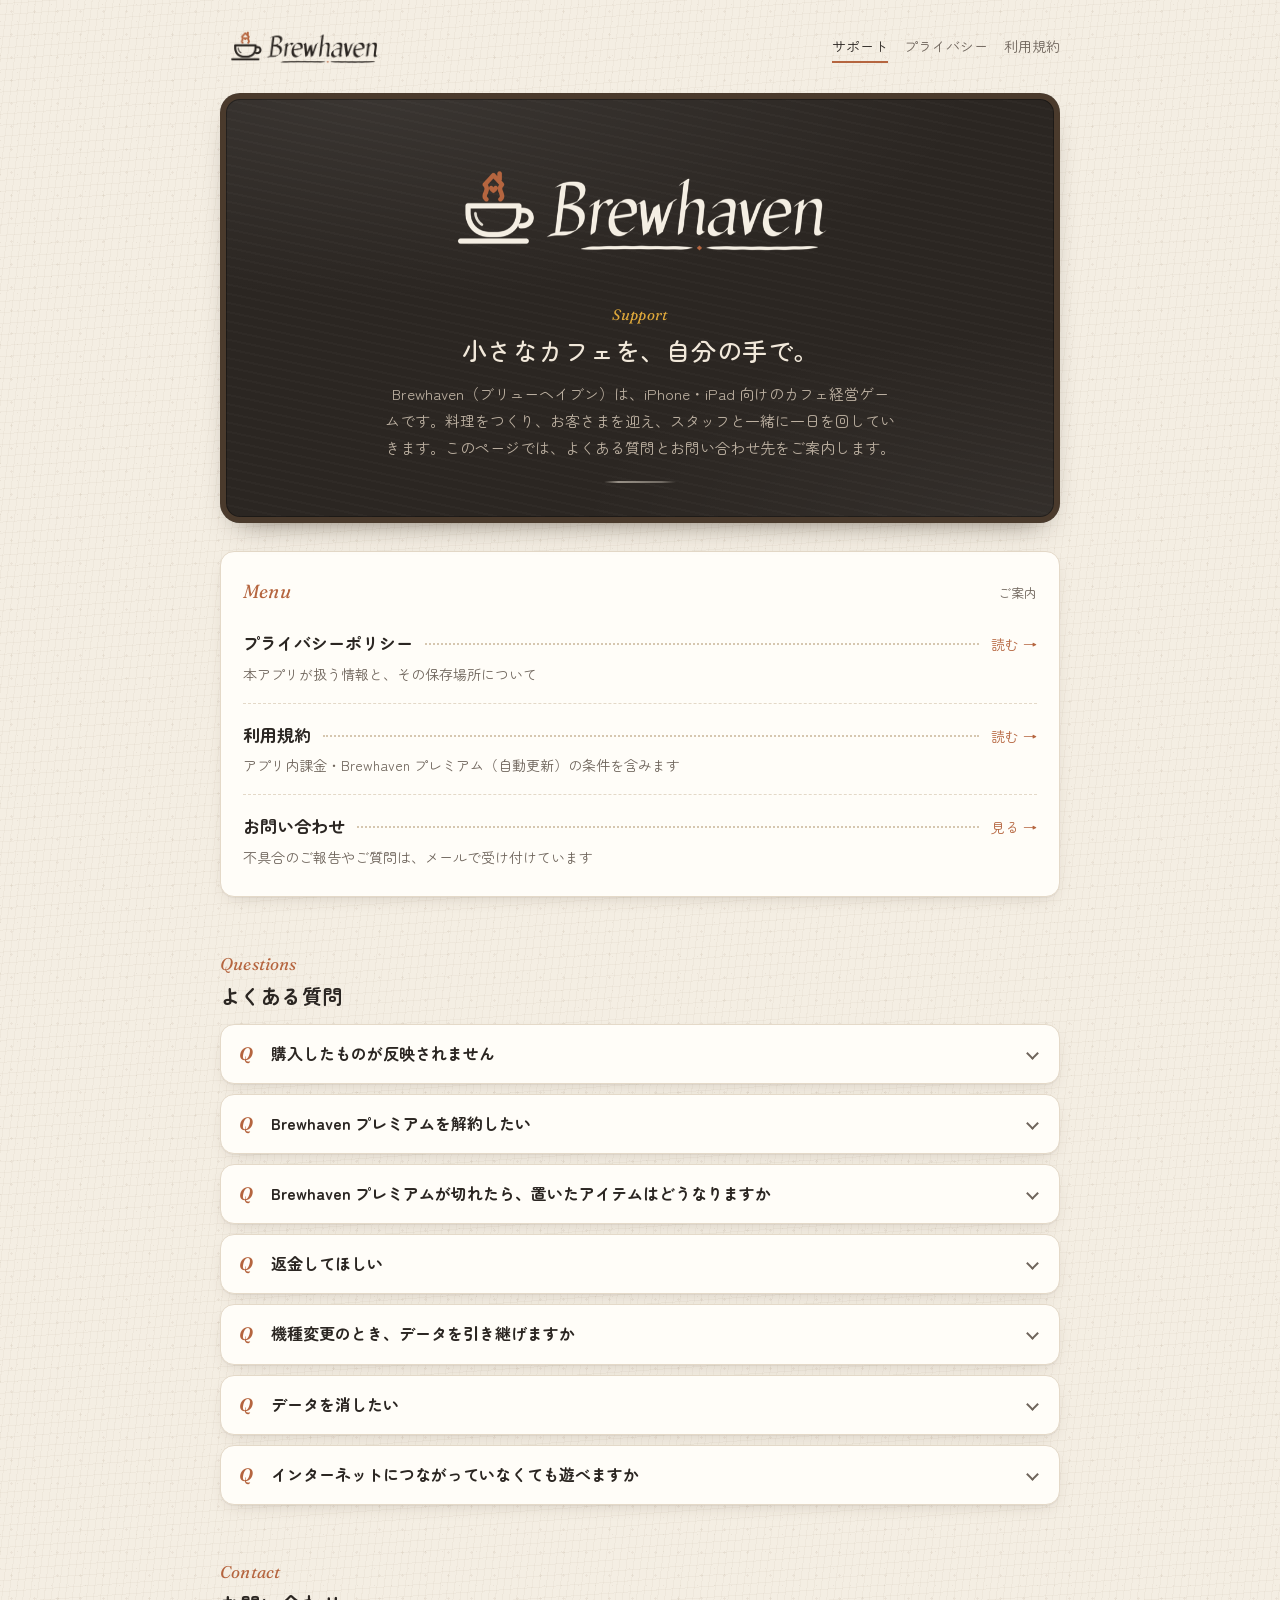
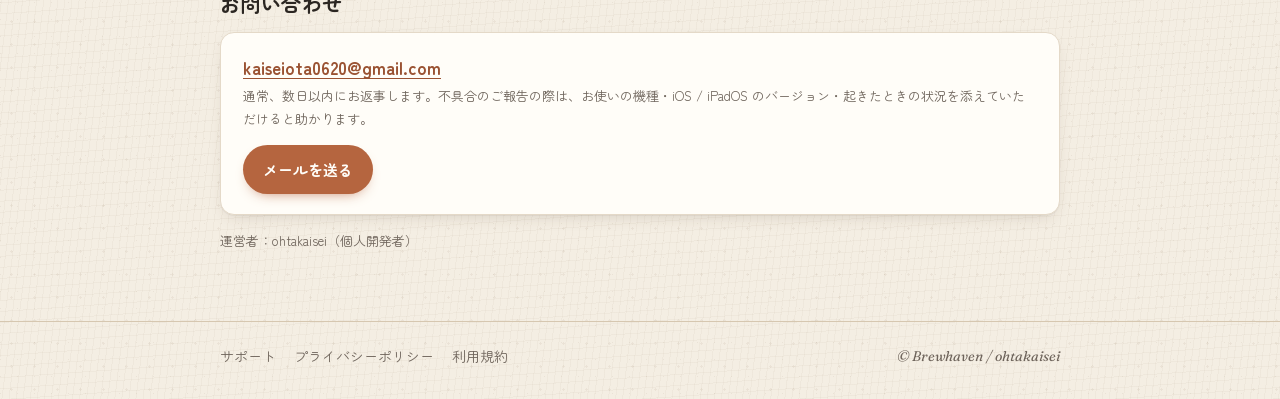
<file: index.html>
<!doctype html>
<html lang="ja">
<head>
<meta charset="utf-8">
<meta name="viewport" content="width=device-width, initial-scale=1">
<title>Brewhaven サポート</title>
<meta name="description" content="iPhone・iPad 向けカフェ経営ゲーム「Brewhaven（ブリューヘイブン）」のサポートページです。よくある質問、プライバシーポリシー、利用規約、お問い合わせ先をご案内します。">
<meta name="theme-color" content="#F4EEE3" media="(prefers-color-scheme: light)">
<meta name="theme-color" content="#24201D" media="(prefers-color-scheme: dark)">
<link rel="icon" href="img/logo.png">
<link rel="preconnect" href="https://fonts.googleapis.com">
<link rel="preconnect" href="https://fonts.gstatic.com" crossorigin>
<link rel="stylesheet" href="https://fonts.googleapis.com/css2?family=Fraunces:ital,opsz,wght@1,9..144,400;1,9..144,600&amp;family=Zen+Maru+Gothic:wght@400;500;700&amp;display=swap">
<link rel="stylesheet" href="style.css">
</head>
<body>
<header class="site-header">
  <div class="wrap">
    <a class="brand" href="./" aria-label="Brewhaven サポート トップ">
      <picture>
        <source srcset="img/logo_dark.png" media="(prefers-color-scheme: dark)">
        <img src="img/logo.png" alt="Brewhaven" width="720" height="246">
      </picture>
    </a>
    <nav aria-label="サイト内">
      <a href="./" aria-current="page">サポート</a>
      <a href="privacy.html">プライバシー</a>
      <a href="terms.html">利用規約</a>
    </nav>
  </div>
</header>

<main>
  <div class="wrap">
    <section class="hero" aria-labelledby="hero-title">
      <img src="img/logo_dark.png" alt="Brewhaven（ブリューヘイブン）" width="720" height="246">
      <p class="eyebrow">Support</p>
      <h1 id="hero-title">小さなカフェを、自分の手で。</h1>
      <p>Brewhaven（ブリューヘイブン）は、iPhone・iPad 向けのカフェ経営ゲームです。料理をつくり、お客さまを迎え、スタッフと一緒に一日を回していきます。このページでは、よくある質問とお問い合わせ先をご案内します。</p>
      <div class="chalk-line" aria-hidden="true"></div>
    </section>

    <nav class="card menu" aria-label="ご案内">
      <div class="menu-head">
        <p class="eyebrow">Menu</p>
        <span class="small">ご案内</span>
      </div>
      <ul>
        <li>
          <a href="privacy.html">
            <span class="name">プライバシーポリシー</span><span class="leader" aria-hidden="true"></span><span class="go">読む →</span>
            <span class="desc">本アプリが扱う情報と、その保存場所について</span>
          </a>
        </li>
        <li>
          <a href="terms.html">
            <span class="name">利用規約</span><span class="leader" aria-hidden="true"></span><span class="go">読む →</span>
            <span class="desc">アプリ内課金・Brewhaven プレミアム（自動更新）の条件を含みます</span>
          </a>
        </li>
        <li>
          <a href="#contact">
            <span class="name">お問い合わせ</span><span class="leader" aria-hidden="true"></span><span class="go">見る →</span>
            <span class="desc">不具合のご報告やご質問は、メールで受け付けています</span>
          </a>
        </li>
      </ul>
    </nav>

    <div class="sec-head" id="faq">
      <p class="eyebrow">Questions</p>
      <h2>よくある質問</h2>
    </div>

    <div class="faq">
      <details>
        <summary><span class="q" aria-hidden="true">Q</span><span class="t">購入したものが反映されません</span></summary>
        <div class="a">
          <p>タイトル画面の下部にある「購入を復元」を押してください。同じ Apple ID で購入した買い切りの商品と、Brewhaven プレミアムの加入状態が復元されます。</p>
          <p>復元には App Store との通信が必要です。インターネットにつながる場所でお試しください。</p>
        </div>
      </details>

      <details>
        <summary><span class="q" aria-hidden="true">Q</span><span class="t">Brewhaven プレミアムを解約したい</span></summary>
        <div class="a">
          <p>iPhone・iPad の「設定」→ 一番上の自分の名前 →「サブスクリプション」→「Brewhaven プレミアム」から、いつでも解約できます。期間の終了の 24 時間前までに解約すると、次の更新は行われません。</p>
          <p>解約後も、支払い済みの期間の終わりまではご利用いただけます。アプリを削除しただけでは解約になりませんので、ご注意ください。</p>
        </div>
      </details>

      <details>
        <summary><span class="q" aria-hidden="true">Q</span><span class="t">Brewhaven プレミアムが切れたら、置いたアイテムはどうなりますか</span></summary>
        <div class="a">
          <p>お店に設置した有料のアイテムはそのまま残りますが、「休止中」となり効果がなくなります。再び加入すると、もとどおり使えます。</p>
          <p>買い切りで購入した商品は、プレミアムの加入状態にかかわらず、引き続きお使いいただけます。</p>
        </div>
      </details>

      <details>
        <summary><span class="q" aria-hidden="true">Q</span><span class="t">返金してほしい</span></summary>
        <div class="a">
          <p>アプリ内課金の決済は Apple が行っているため、運営者から直接返金することはできません。Apple の「問題を報告する」（<a href="https://reportaproblem.apple.com/">reportaproblem.apple.com</a>）からお申し込みください。</p>
        </div>
      </details>

      <details>
        <summary><span class="q" aria-hidden="true">Q</span><span class="t">機種変更のとき、データを引き継げますか</span></summary>
        <div class="a">
          <p>申し訳ありませんが、現在、ゲームの進行データの引き継ぎには対応していません。進行データはお使いの端末の中にだけ保存され、iCloud やサーバーには保存されないためです。</p>
          <p>買い切りの商品と Brewhaven プレミアムは、新しい端末で同じ Apple ID にサインインし、「購入を復元」を押すと戻せます。</p>
        </div>
      </details>

      <details>
        <summary><span class="q" aria-hidden="true">Q</span><span class="t">データを消したい</span></summary>
        <div class="a">
          <p>本アプリを端末から削除すると、端末に保存されたゲームのデータはすべて削除されます。運営者のサーバーにデータは残りません。</p>
          <p>削除したデータは元に戻せません。購入済みの商品は、再インストール後に「購入を復元」から取り戻せます。</p>
        </div>
      </details>

      <details>
        <summary><span class="q" aria-hidden="true">Q</span><span class="t">インターネットにつながっていなくても遊べますか</span></summary>
        <div class="a">
          <p>はい、遊べます。本アプリはオフラインで動く 1 人用のゲームで、アカウント登録も必要ありません。購入済みの商品も、オフラインのまま判定されます。</p>
          <p>新しく購入するときと「購入を復元」を行うときだけは、App Store との通信が必要です。</p>
        </div>
      </details>
    </div>

    <div class="sec-head" id="contact">
      <p class="eyebrow">Contact</p>
      <h2>お問い合わせ</h2>
    </div>
    <div class="card contact">
      <div>
        <p class="mail"><a href="mailto:kaiseiota0620@gmail.com">kaiseiota0620@gmail.com</a></p>
        <p class="dim small">通常、数日以内にお返事します。不具合のご報告の際は、お使いの機種・iOS / iPadOS のバージョン・起きたときの状況を添えていただけると助かります。</p>
      </div>
      <a class="btn" href="mailto:kaiseiota0620@gmail.com?subject=Brewhaven%20%E3%81%AB%E3%81%A4%E3%81%84%E3%81%A6">メールを送る</a>
    </div>
    <p class="dim small" style="margin-top:14px">運営者：ohtakaisei（個人開発者）</p>
  </div>
</main>

<footer class="site-footer">
  <div class="wrap">
    <nav aria-label="フッター">
      <a href="./">サポート</a>
      <a href="privacy.html">プライバシーポリシー</a>
      <a href="terms.html">利用規約</a>
    </nav>
    <span class="copy">© Brewhaven / ohtakaisei</span>
  </div>
</footer>
</body>
</html>
</file>
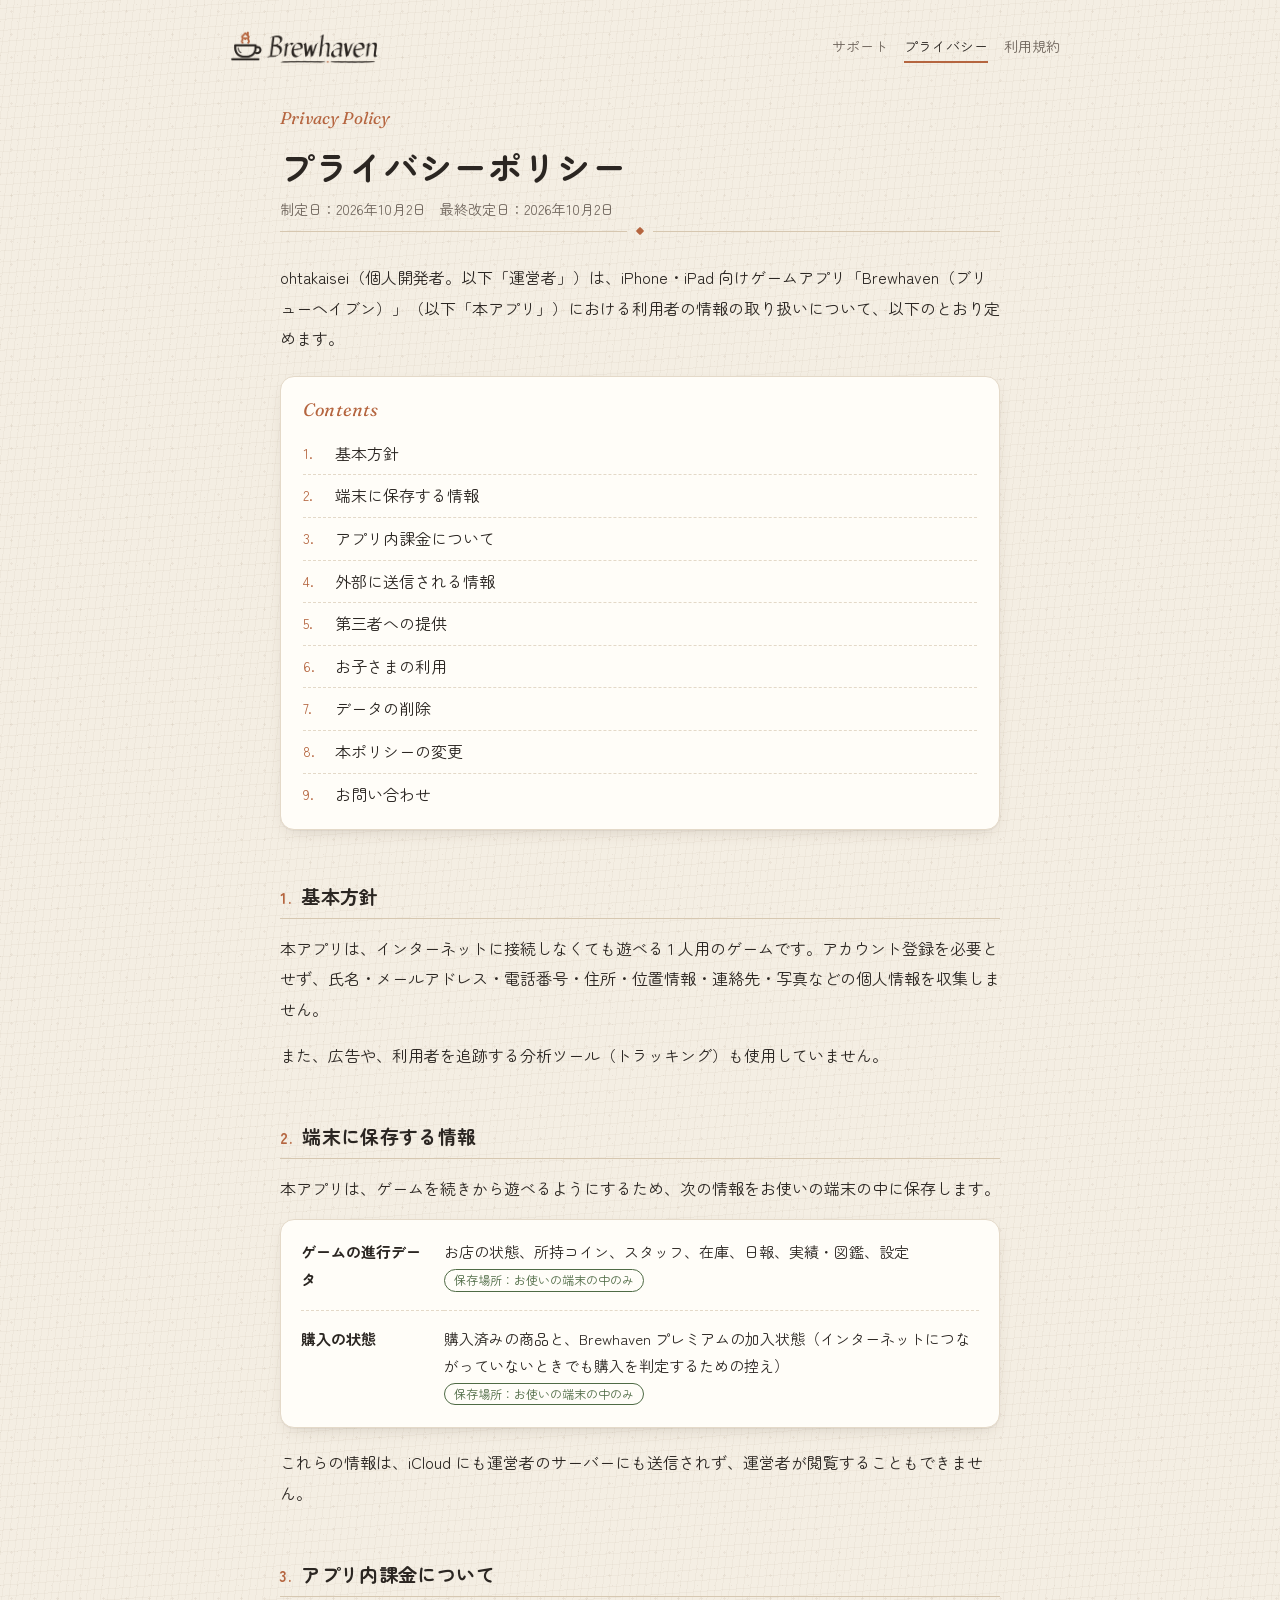
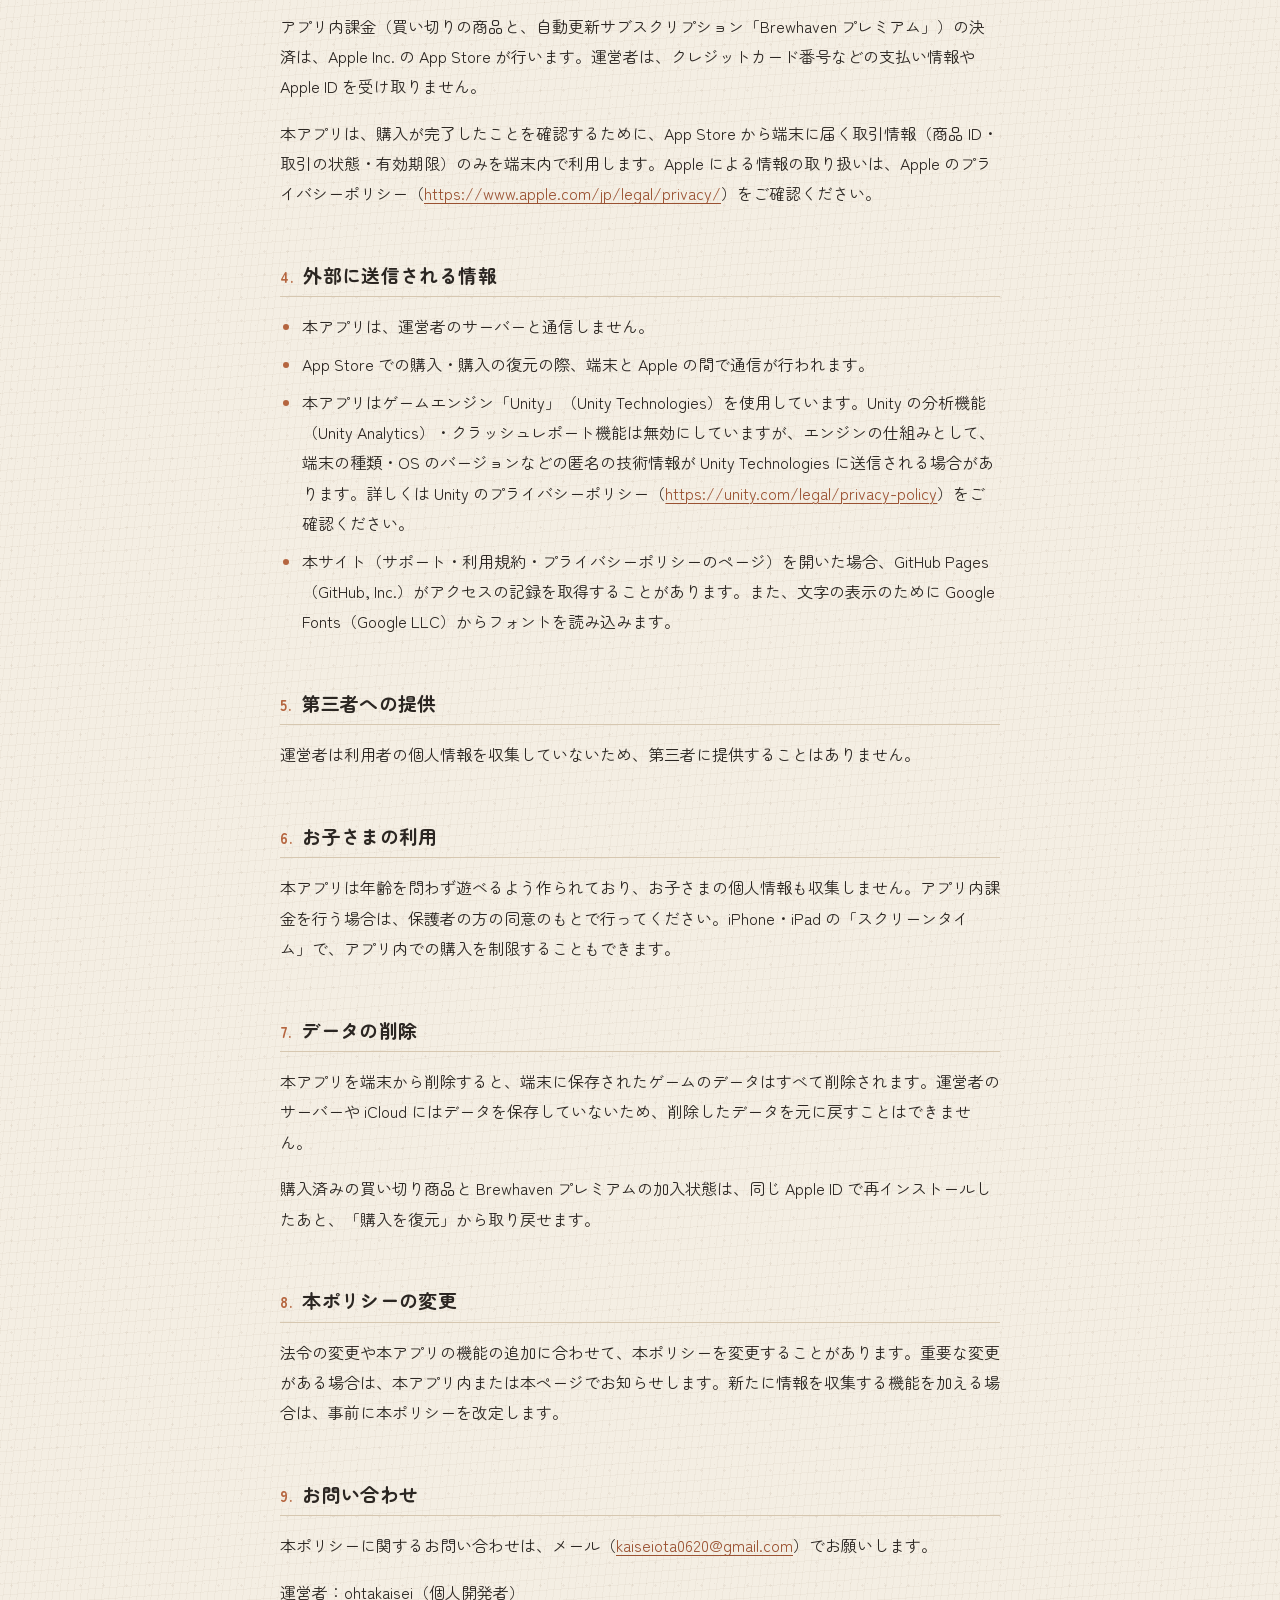
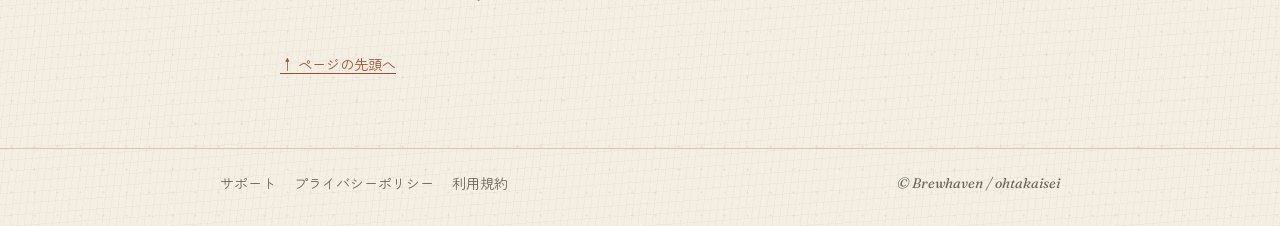
<file: privacy.html>
<!doctype html>
<html lang="ja">
<head>
<meta charset="utf-8">
<meta name="viewport" content="width=device-width, initial-scale=1">
<title>プライバシーポリシー | Brewhaven</title>
<meta name="description" content="カフェ経営ゲーム「Brewhaven（ブリューヘイブン）」のプライバシーポリシーです。本アプリは個人情報を収集せず、ゲームのデータはお使いの端末の中にだけ保存します。">
<meta name="theme-color" content="#F4EEE3" media="(prefers-color-scheme: light)">
<meta name="theme-color" content="#24201D" media="(prefers-color-scheme: dark)">
<link rel="icon" href="img/logo.png">
<link rel="preconnect" href="https://fonts.googleapis.com">
<link rel="preconnect" href="https://fonts.gstatic.com" crossorigin>
<link rel="stylesheet" href="https://fonts.googleapis.com/css2?family=Fraunces:ital,opsz,wght@1,9..144,400;1,9..144,600&amp;family=Zen+Maru+Gothic:wght@400;500;700&amp;display=swap">
<link rel="stylesheet" href="style.css">
</head>
<body>
<header class="site-header">
  <div class="wrap">
    <a class="brand" href="./" aria-label="Brewhaven サポート トップ">
      <picture>
        <source srcset="img/logo_dark.png" media="(prefers-color-scheme: dark)">
        <img src="img/logo.png" alt="Brewhaven" width="720" height="246">
      </picture>
    </a>
    <nav aria-label="サイト内">
      <a href="./">サポート</a>
      <a href="privacy.html" aria-current="page">プライバシー</a>
      <a href="terms.html">利用規約</a>
    </nav>
  </div>
</header>

<main>
  <div class="wrap narrow">
    <div class="doc-head" id="top">
      <p class="eyebrow">Privacy Policy</p>
      <h1>プライバシーポリシー</h1>
      <p class="meta">制定日：2026年10月2日　最終改定日：2026年10月2日</p>
      <div class="rule" aria-hidden="true"><span></span></div>
    </div>

    <article class="doc">
      <p class="lead">ohtakaisei（個人開発者。以下「運営者」）は、iPhone・iPad 向けゲームアプリ「Brewhaven（ブリューヘイブン）」（以下「本アプリ」）における利用者の情報の取り扱いについて、以下のとおり定めます。</p>

      <nav class="card toc" aria-label="目次">
        <p class="eyebrow">Contents</p>
        <ol>
          <li><a href="#p1"><span class="no">1.</span>基本方針</a></li>
          <li><a href="#p2"><span class="no">2.</span>端末に保存する情報</a></li>
          <li><a href="#p3"><span class="no">3.</span>アプリ内課金について</a></li>
          <li><a href="#p4"><span class="no">4.</span>外部に送信される情報</a></li>
          <li><a href="#p5"><span class="no">5.</span>第三者への提供</a></li>
          <li><a href="#p6"><span class="no">6.</span>お子さまの利用</a></li>
          <li><a href="#p7"><span class="no">7.</span>データの削除</a></li>
          <li><a href="#p8"><span class="no">8.</span>本ポリシーの変更</a></li>
          <li><a href="#p9"><span class="no">9.</span>お問い合わせ</a></li>
        </ol>
      </nav>

      <h2 id="p1"><span class="no">1.</span>基本方針</h2>
      <p>本アプリは、インターネットに接続しなくても遊べる 1 人用のゲームです。アカウント登録を必要とせず、氏名・メールアドレス・電話番号・住所・位置情報・連絡先・写真などの個人情報を収集しません。</p>
      <p>また、広告や、利用者を追跡する分析ツール（トラッキング）も使用していません。</p>

      <h2 id="p2"><span class="no">2.</span>端末に保存する情報</h2>
      <p>本アプリは、ゲームを続きから遊べるようにするため、次の情報をお使いの端末の中に保存します。</p>
      <div class="card table-card">
        <table>
          <tr>
            <th scope="row">ゲームの進行データ</th>
            <td>お店の状態、所持コイン、スタッフ、在庫、日報、実績・図鑑、設定<br><span class="tag">保存場所：お使いの端末の中のみ</span></td>
          </tr>
          <tr>
            <th scope="row">購入の状態</th>
            <td>購入済みの商品と、Brewhaven プレミアムの加入状態（インターネットにつながっていないときでも購入を判定するための控え）<br><span class="tag">保存場所：お使いの端末の中のみ</span></td>
          </tr>
        </table>
      </div>
      <p>これらの情報は、iCloud にも運営者のサーバーにも送信されず、運営者が閲覧することもできません。</p>

      <h2 id="p3"><span class="no">3.</span>アプリ内課金について</h2>
      <p>アプリ内課金（買い切りの商品と、自動更新サブスクリプション「Brewhaven プレミアム」）の決済は、Apple Inc. の App Store が行います。運営者は、クレジットカード番号などの支払い情報や Apple ID を受け取りません。</p>
      <p>本アプリは、購入が完了したことを確認するために、App Store から端末に届く取引情報（商品 ID・取引の状態・有効期限）のみを端末内で利用します。Apple による情報の取り扱いは、Apple のプライバシーポリシー（<a href="https://www.apple.com/jp/legal/privacy/">https://www.apple.com/jp/legal/privacy/</a>）をご確認ください。</p>

      <h2 id="p4"><span class="no">4.</span>外部に送信される情報</h2>
      <ul>
        <li>本アプリは、運営者のサーバーと通信しません。</li>
        <li>App Store での購入・購入の復元の際、端末と Apple の間で通信が行われます。</li>
        <li>本アプリはゲームエンジン「Unity」（Unity Technologies）を使用しています。Unity の分析機能（Unity Analytics）・クラッシュレポート機能は無効にしていますが、エンジンの仕組みとして、端末の種類・OS のバージョンなどの匿名の技術情報が Unity Technologies に送信される場合があります。詳しくは Unity のプライバシーポリシー（<a href="https://unity.com/legal/privacy-policy">https://unity.com/legal/privacy-policy</a>）をご確認ください。</li>
        <li>本サイト（サポート・利用規約・プライバシーポリシーのページ）を開いた場合、GitHub Pages（GitHub, Inc.）がアクセスの記録を取得することがあります。また、文字の表示のために Google Fonts（Google LLC）からフォントを読み込みます。</li>
      </ul>

      <h2 id="p5"><span class="no">5.</span>第三者への提供</h2>
      <p>運営者は利用者の個人情報を収集していないため、第三者に提供することはありません。</p>

      <h2 id="p6"><span class="no">6.</span>お子さまの利用</h2>
      <p>本アプリは年齢を問わず遊べるよう作られており、お子さまの個人情報も収集しません。アプリ内課金を行う場合は、保護者の方の同意のもとで行ってください。iPhone・iPad の「スクリーンタイム」で、アプリ内での購入を制限することもできます。</p>

      <h2 id="p7"><span class="no">7.</span>データの削除</h2>
      <p>本アプリを端末から削除すると、端末に保存されたゲームのデータはすべて削除されます。運営者のサーバーや iCloud にはデータを保存していないため、削除したデータを元に戻すことはできません。</p>
      <p>購入済みの買い切り商品と Brewhaven プレミアムの加入状態は、同じ Apple ID で再インストールしたあと、「購入を復元」から取り戻せます。</p>

      <h2 id="p8"><span class="no">8.</span>本ポリシーの変更</h2>
      <p>法令の変更や本アプリの機能の追加に合わせて、本ポリシーを変更することがあります。重要な変更がある場合は、本アプリ内または本ページでお知らせします。新たに情報を収集する機能を加える場合は、事前に本ポリシーを改定します。</p>

      <h2 id="p9"><span class="no">9.</span>お問い合わせ</h2>
      <p>本ポリシーに関するお問い合わせは、メール（<a href="mailto:kaiseiota0620@gmail.com">kaiseiota0620@gmail.com</a>）でお願いします。</p>
      <p>運営者：ohtakaisei（個人開発者）</p>

      <p class="back-top"><a href="#top">↑ ページの先頭へ</a></p>
    </article>
  </div>
</main>

<footer class="site-footer">
  <div class="wrap">
    <nav aria-label="フッター">
      <a href="./">サポート</a>
      <a href="privacy.html">プライバシーポリシー</a>
      <a href="terms.html">利用規約</a>
    </nav>
    <span class="copy">© Brewhaven / ohtakaisei</span>
  </div>
</footer>
</body>
</html>
</file>
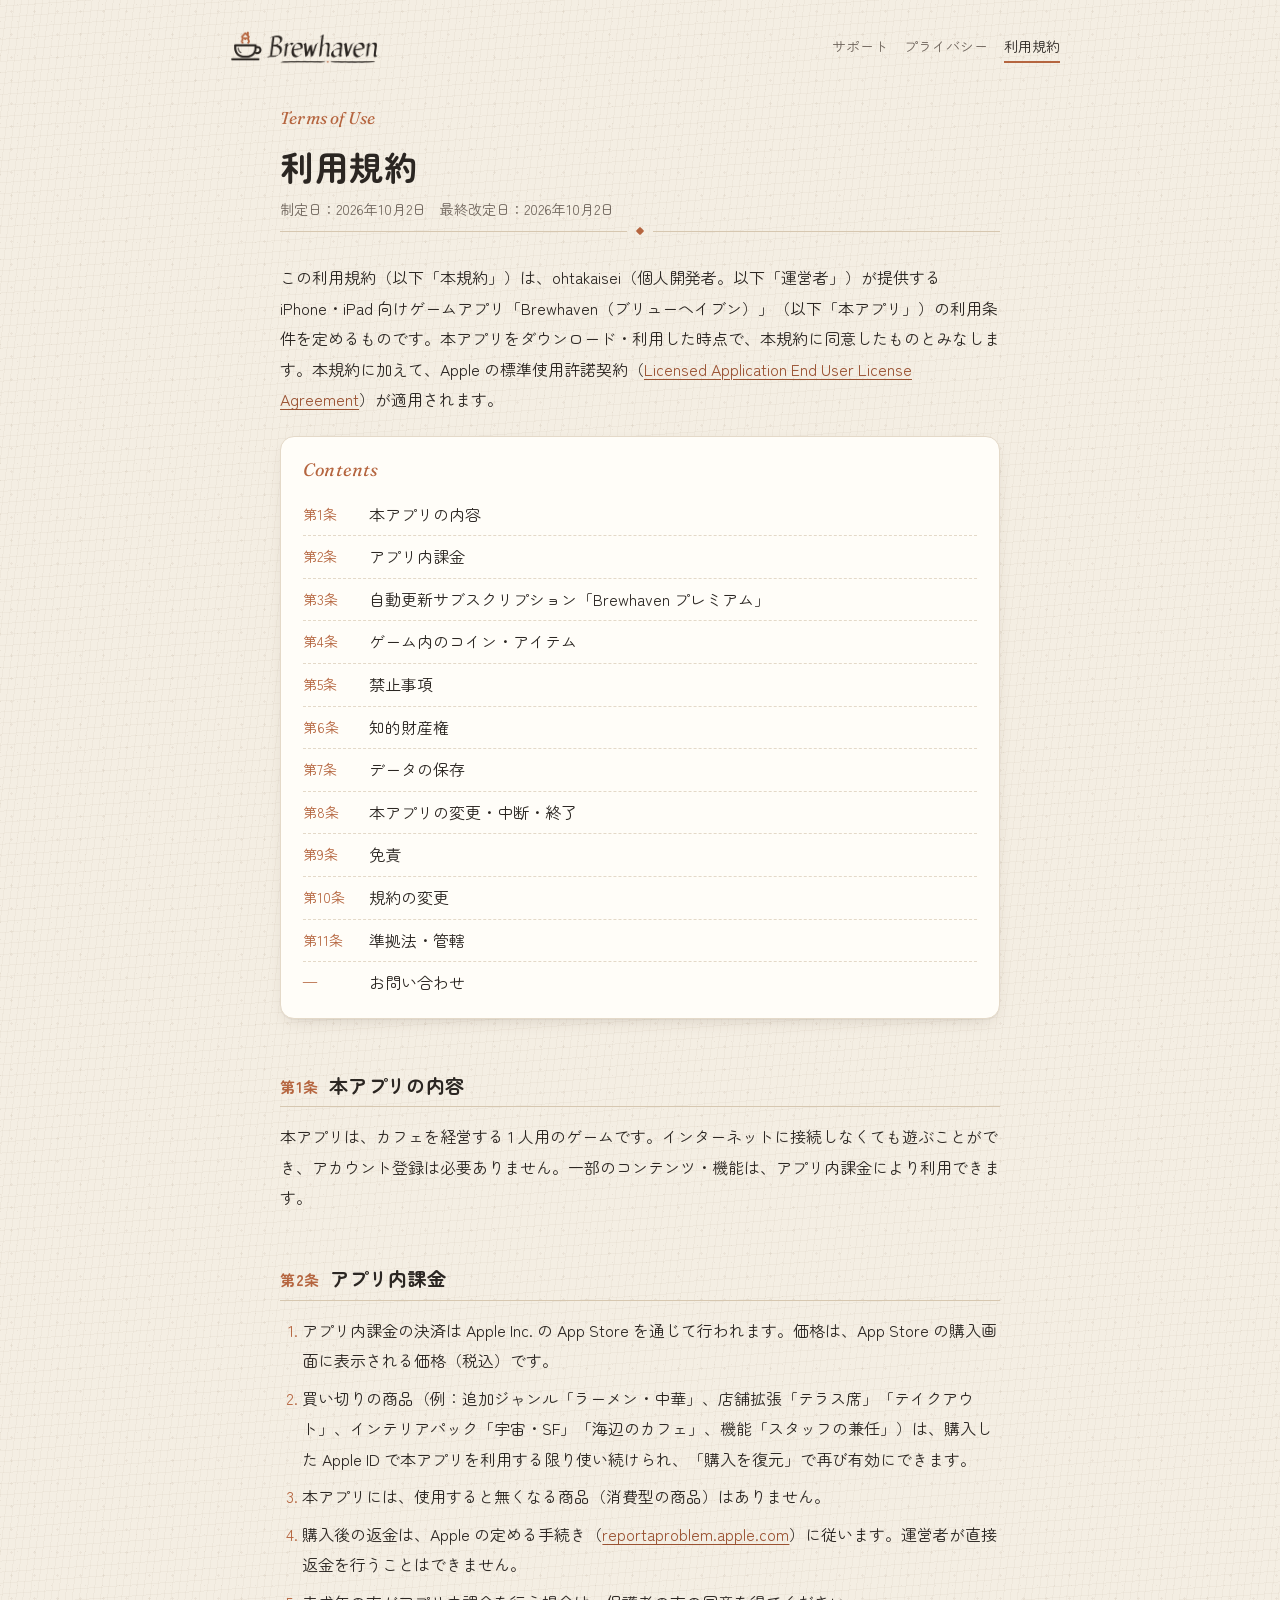
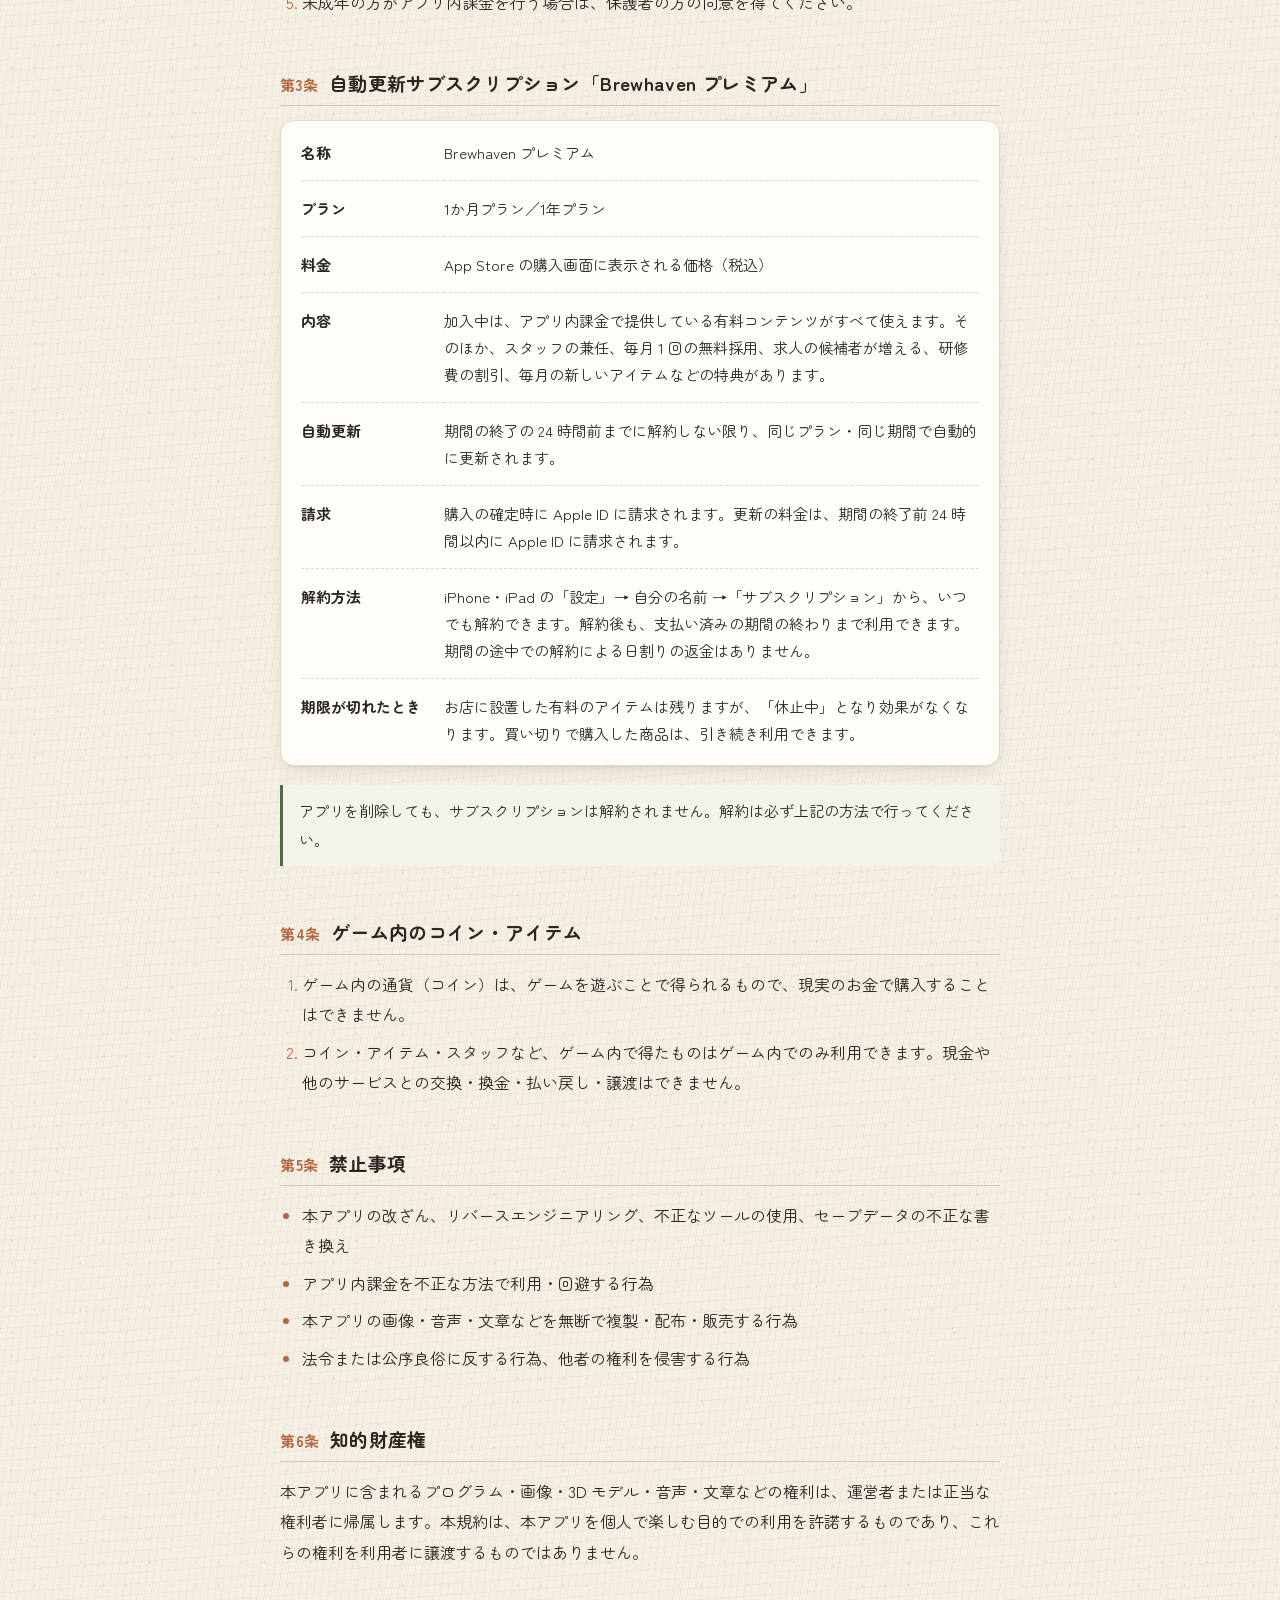
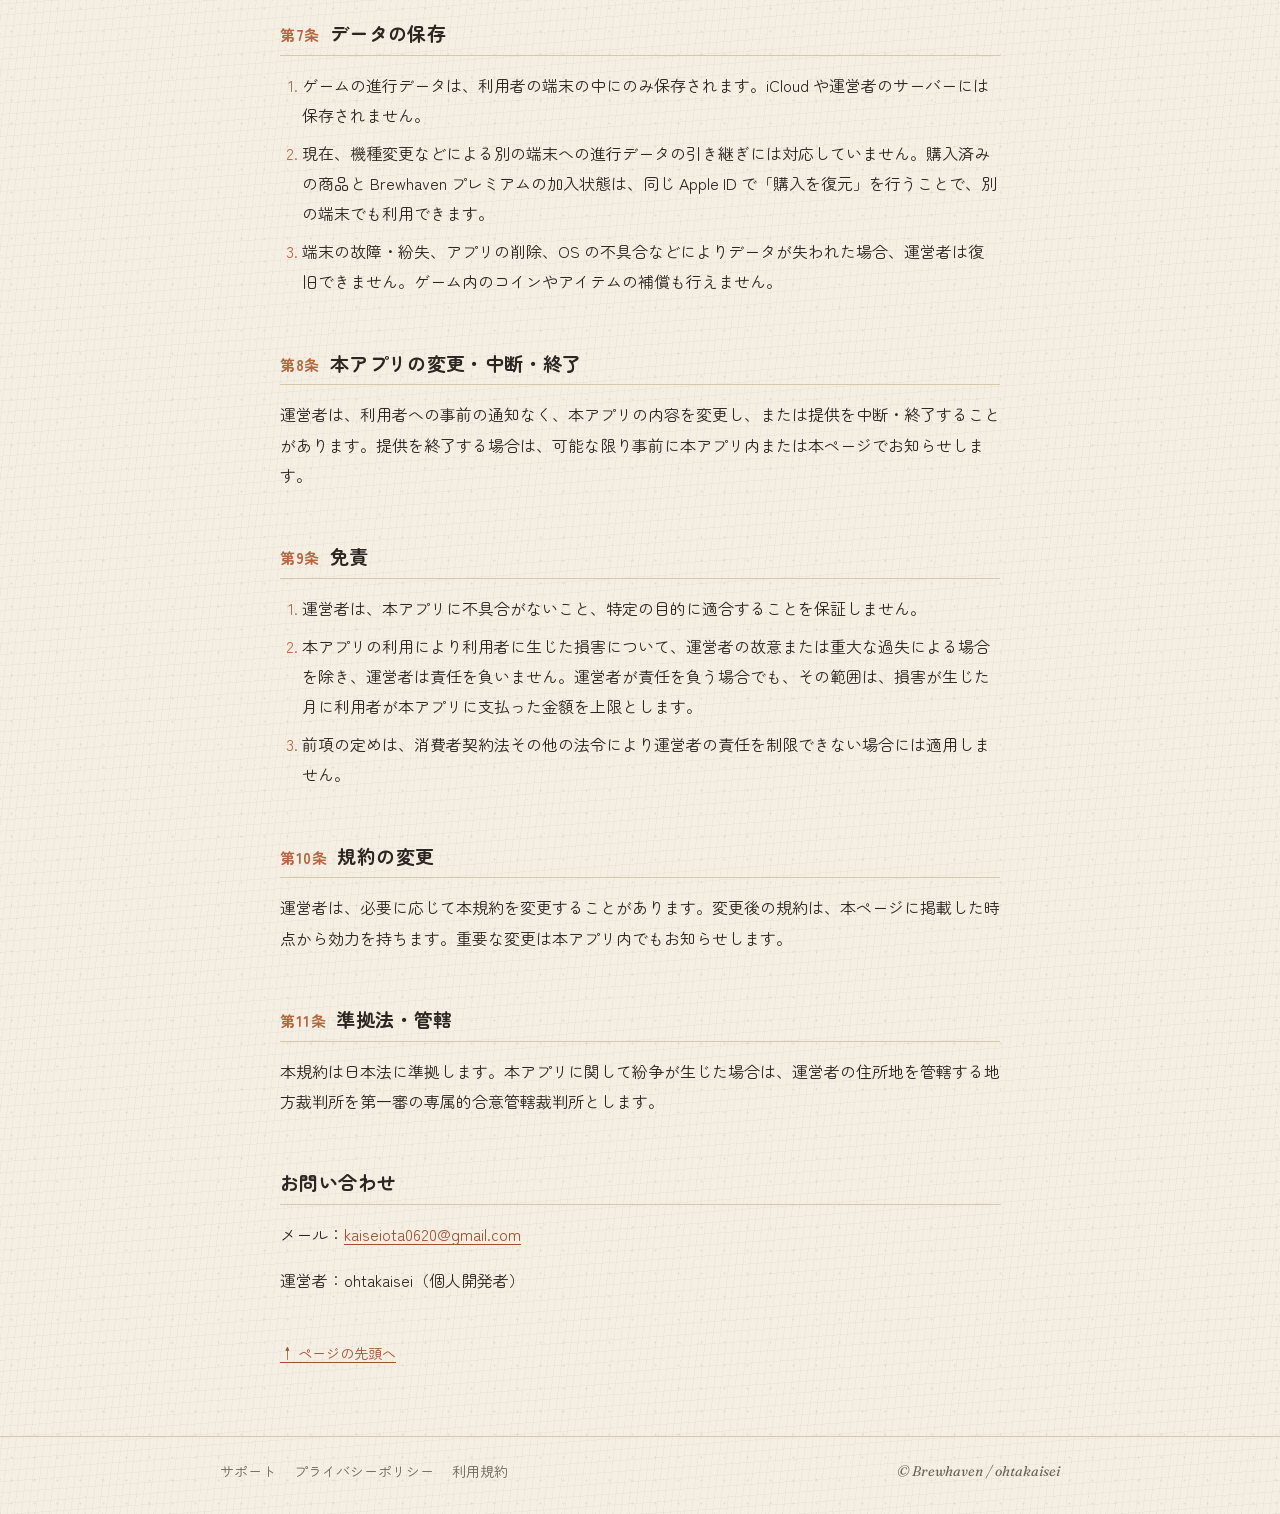
<file: terms.html>
<!doctype html>
<html lang="ja">
<head>
<meta charset="utf-8">
<meta name="viewport" content="width=device-width, initial-scale=1">
<title>利用規約 | Brewhaven</title>
<meta name="description" content="カフェ経営ゲーム「Brewhaven（ブリューヘイブン）」の利用規約です。アプリ内課金と自動更新サブスクリプション「Brewhaven プレミアム」の条件を定めています。">
<meta name="theme-color" content="#F4EEE3" media="(prefers-color-scheme: light)">
<meta name="theme-color" content="#24201D" media="(prefers-color-scheme: dark)">
<link rel="icon" href="img/logo.png">
<link rel="preconnect" href="https://fonts.googleapis.com">
<link rel="preconnect" href="https://fonts.gstatic.com" crossorigin>
<link rel="stylesheet" href="https://fonts.googleapis.com/css2?family=Fraunces:ital,opsz,wght@1,9..144,400;1,9..144,600&amp;family=Zen+Maru+Gothic:wght@400;500;700&amp;display=swap">
<link rel="stylesheet" href="style.css">
</head>
<body>
<header class="site-header">
  <div class="wrap">
    <a class="brand" href="./" aria-label="Brewhaven サポート トップ">
      <picture>
        <source srcset="img/logo_dark.png" media="(prefers-color-scheme: dark)">
        <img src="img/logo.png" alt="Brewhaven" width="720" height="246">
      </picture>
    </a>
    <nav aria-label="サイト内">
      <a href="./">サポート</a>
      <a href="privacy.html">プライバシー</a>
      <a href="terms.html" aria-current="page">利用規約</a>
    </nav>
  </div>
</header>

<main>
  <div class="wrap narrow">
    <div class="doc-head" id="top">
      <p class="eyebrow">Terms of Use</p>
      <h1>利用規約</h1>
      <p class="meta">制定日：2026年10月2日　最終改定日：2026年10月2日</p>
      <div class="rule" aria-hidden="true"><span></span></div>
    </div>

    <article class="doc">
      <p class="lead">この利用規約（以下「本規約」）は、ohtakaisei（個人開発者。以下「運営者」）が提供する iPhone・iPad 向けゲームアプリ「Brewhaven（ブリューヘイブン）」（以下「本アプリ」）の利用条件を定めるものです。本アプリをダウンロード・利用した時点で、本規約に同意したものとみなします。本規約に加えて、Apple の標準使用許諾契約（<a href="https://www.apple.com/legal/internet-services/itunes/dev/stdeula/">Licensed Application End User License Agreement</a>）が適用されます。</p>

      <nav class="card toc articles" aria-label="目次">
        <p class="eyebrow">Contents</p>
        <ol>
          <li><a href="#t1"><span class="no">第1条</span>本アプリの内容</a></li>
          <li><a href="#t2"><span class="no">第2条</span>アプリ内課金</a></li>
          <li><a href="#t3"><span class="no">第3条</span>自動更新サブスクリプション「Brewhaven プレミアム」</a></li>
          <li><a href="#t4"><span class="no">第4条</span>ゲーム内のコイン・アイテム</a></li>
          <li><a href="#t5"><span class="no">第5条</span>禁止事項</a></li>
          <li><a href="#t6"><span class="no">第6条</span>知的財産権</a></li>
          <li><a href="#t7"><span class="no">第7条</span>データの保存</a></li>
          <li><a href="#t8"><span class="no">第8条</span>本アプリの変更・中断・終了</a></li>
          <li><a href="#t9"><span class="no">第9条</span>免責</a></li>
          <li><a href="#t10"><span class="no">第10条</span>規約の変更</a></li>
          <li><a href="#t11"><span class="no">第11条</span>準拠法・管轄</a></li>
          <li><a href="#contact"><span class="no">—</span>お問い合わせ</a></li>
        </ol>
      </nav>

      <h2 id="t1"><span class="no">第1条</span>本アプリの内容</h2>
      <p>本アプリは、カフェを経営する 1 人用のゲームです。インターネットに接続しなくても遊ぶことができ、アカウント登録は必要ありません。一部のコンテンツ・機能は、アプリ内課金により利用できます。</p>

      <h2 id="t2"><span class="no">第2条</span>アプリ内課金</h2>
      <ol>
        <li>アプリ内課金の決済は Apple Inc. の App Store を通じて行われます。価格は、App Store の購入画面に表示される価格（税込）です。</li>
        <li>買い切りの商品（例：追加ジャンル「ラーメン・中華」、店舗拡張「テラス席」「テイクアウト」、インテリアパック「宇宙・SF」「海辺のカフェ」、機能「スタッフの兼任」）は、購入した Apple ID で本アプリを利用する限り使い続けられ、「購入を復元」で再び有効にできます。</li>
        <li>本アプリには、使用すると無くなる商品（消費型の商品）はありません。</li>
        <li>購入後の返金は、Apple の定める手続き（<a href="https://reportaproblem.apple.com/">reportaproblem.apple.com</a>）に従います。運営者が直接返金を行うことはできません。</li>
        <li>未成年の方がアプリ内課金を行う場合は、保護者の方の同意を得てください。</li>
      </ol>

      <h2 id="t3"><span class="no">第3条</span>自動更新サブスクリプション「Brewhaven プレミアム」</h2>
      <div class="card table-card">
        <table>
          <tr><th scope="row">名称</th><td>Brewhaven プレミアム</td></tr>
          <tr><th scope="row">プラン</th><td>1か月プラン／1年プラン</td></tr>
          <tr><th scope="row">料金</th><td>App Store の購入画面に表示される価格（税込）</td></tr>
          <tr><th scope="row">内容</th><td>加入中は、アプリ内課金で提供している有料コンテンツがすべて使えます。そのほか、スタッフの兼任、毎月 1 回の無料採用、求人の候補者が増える、研修費の割引、毎月の新しいアイテムなどの特典があります。</td></tr>
          <tr><th scope="row">自動更新</th><td>期間の終了の 24 時間前までに解約しない限り、同じプラン・同じ期間で自動的に更新されます。</td></tr>
          <tr><th scope="row">請求</th><td>購入の確定時に Apple ID に請求されます。更新の料金は、期間の終了前 24 時間以内に Apple ID に請求されます。</td></tr>
          <tr><th scope="row">解約方法</th><td>iPhone・iPad の「設定」→ 自分の名前 →「サブスクリプション」から、いつでも解約できます。解約後も、支払い済みの期間の終わりまで利用できます。期間の途中での解約による日割りの返金はありません。</td></tr>
          <tr><th scope="row">期限が切れたとき</th><td>お店に設置した有料のアイテムは残りますが、「休止中」となり効果がなくなります。買い切りで購入した商品は、引き続き利用できます。</td></tr>
        </table>
      </div>
      <p class="note">アプリを削除しても、サブスクリプションは解約されません。解約は必ず上記の方法で行ってください。</p>

      <h2 id="t4"><span class="no">第4条</span>ゲーム内のコイン・アイテム</h2>
      <ol>
        <li>ゲーム内の通貨（コイン）は、ゲームを遊ぶことで得られるもので、現実のお金で購入することはできません。</li>
        <li>コイン・アイテム・スタッフなど、ゲーム内で得たものはゲーム内でのみ利用できます。現金や他のサービスとの交換・換金・払い戻し・譲渡はできません。</li>
      </ol>

      <h2 id="t5"><span class="no">第5条</span>禁止事項</h2>
      <ul>
        <li>本アプリの改ざん、リバースエンジニアリング、不正なツールの使用、セーブデータの不正な書き換え</li>
        <li>アプリ内課金を不正な方法で利用・回避する行為</li>
        <li>本アプリの画像・音声・文章などを無断で複製・配布・販売する行為</li>
        <li>法令または公序良俗に反する行為、他者の権利を侵害する行為</li>
      </ul>

      <h2 id="t6"><span class="no">第6条</span>知的財産権</h2>
      <p>本アプリに含まれるプログラム・画像・3D モデル・音声・文章などの権利は、運営者または正当な権利者に帰属します。本規約は、本アプリを個人で楽しむ目的での利用を許諾するものであり、これらの権利を利用者に譲渡するものではありません。</p>

      <h2 id="t7"><span class="no">第7条</span>データの保存</h2>
      <ol>
        <li>ゲームの進行データは、利用者の端末の中にのみ保存されます。iCloud や運営者のサーバーには保存されません。</li>
        <li>現在、機種変更などによる別の端末への進行データの引き継ぎには対応していません。購入済みの商品と Brewhaven プレミアムの加入状態は、同じ Apple ID で「購入を復元」を行うことで、別の端末でも利用できます。</li>
        <li>端末の故障・紛失、アプリの削除、OS の不具合などによりデータが失われた場合、運営者は復旧できません。ゲーム内のコインやアイテムの補償も行えません。</li>
      </ol>

      <h2 id="t8"><span class="no">第8条</span>本アプリの変更・中断・終了</h2>
      <p>運営者は、利用者への事前の通知なく、本アプリの内容を変更し、または提供を中断・終了することがあります。提供を終了する場合は、可能な限り事前に本アプリ内または本ページでお知らせします。</p>

      <h2 id="t9"><span class="no">第9条</span>免責</h2>
      <ol>
        <li>運営者は、本アプリに不具合がないこと、特定の目的に適合することを保証しません。</li>
        <li>本アプリの利用により利用者に生じた損害について、運営者の故意または重大な過失による場合を除き、運営者は責任を負いません。運営者が責任を負う場合でも、その範囲は、損害が生じた月に利用者が本アプリに支払った金額を上限とします。</li>
        <li>前項の定めは、消費者契約法その他の法令により運営者の責任を制限できない場合には適用しません。</li>
      </ol>

      <h2 id="t10"><span class="no">第10条</span>規約の変更</h2>
      <p>運営者は、必要に応じて本規約を変更することがあります。変更後の規約は、本ページに掲載した時点から効力を持ちます。重要な変更は本アプリ内でもお知らせします。</p>

      <h2 id="t11"><span class="no">第11条</span>準拠法・管轄</h2>
      <p>本規約は日本法に準拠します。本アプリに関して紛争が生じた場合は、運営者の住所地を管轄する地方裁判所を第一審の専属的合意管轄裁判所とします。</p>

      <h2 id="contact">お問い合わせ</h2>
      <p>メール：<a href="mailto:kaiseiota0620@gmail.com">kaiseiota0620@gmail.com</a></p>
      <p>運営者：ohtakaisei（個人開発者）</p>

      <p class="back-top"><a href="#top">↑ ページの先頭へ</a></p>
    </article>
  </div>
</main>

<footer class="site-footer">
  <div class="wrap">
    <nav aria-label="フッター">
      <a href="./">サポート</a>
      <a href="privacy.html">プライバシーポリシー</a>
      <a href="terms.html">利用規約</a>
    </nav>
    <span class="copy">© Brewhaven / ohtakaisei</span>
  </div>
</footer>
</body>
</html>
</file>
<file: style.css>
/* Brewhaven — support & legal pages
   クラフト紙・メニュー表・黒板の世界観 */

:root {
  --paper: #F4EEE3;
  --paper-fiber: rgba(120, 92, 60, .045);
  --paper-speck: rgba(110, 80, 50, .07);
  --card: #FFFDF8;
  --ink: #2B2622;
  --dim: #6E645B;
  --line: #E4D9C8;
  --line-strong: #D6C7B0;
  --accent: #B5653F;
  --accent-ink: #9A5232;
  --green: #4F6B45;
  --board: #2B2622;
  --board-ink: #F1E8DA;
  --board-dim: #BDB1A2;
  --gold: #E0A93B;
  --shadow: 0 1px 0 rgba(43, 38, 34, .04), 0 6px 18px -8px rgba(74, 52, 30, .22);
  --radius: 14px;
  color-scheme: light;
}

@media (prefers-color-scheme: dark) {
  :root {
    --paper: #24201D;
    --paper-fiber: rgba(255, 240, 220, .025);
    --paper-speck: rgba(255, 240, 220, .035);
    --card: #312B27;
    --ink: #F1E8DA;
    --dim: #BDB1A2;
    --line: #443B35;
    --line-strong: #54493F;
    --accent: #D98A62;
    --accent-ink: #E59B74;
    --green: #93B184;
    --board: #1C1917;
    --shadow: 0 1px 0 rgba(0, 0, 0, .2), 0 8px 22px -10px rgba(0, 0, 0, .6);
    color-scheme: dark;
  }
}

*, *::before, *::after { box-sizing: border-box; }

html { -webkit-text-size-adjust: 100%; scroll-behavior: smooth; }
@media (prefers-reduced-motion: reduce) { html { scroll-behavior: auto; } }

body {
  margin: 0;
  min-height: 100vh;
  display: flex;
  flex-direction: column;
  color: var(--ink);
  background-color: var(--paper);
  /* 紙の繊維と細かな斑点（画像は使わない） */
  background-image:
    radial-gradient(var(--paper-speck) 1px, transparent 1.2px),
    radial-gradient(var(--paper-speck) .8px, transparent 1px),
    repeating-linear-gradient(97deg, var(--paper-fiber) 0 1px, transparent 1px 7px),
    repeating-linear-gradient(-4deg, var(--paper-fiber) 0 1px, transparent 1px 11px);
  background-size: 23px 23px, 17px 17px, auto, auto;
  background-position: 0 0, 9px 13px, 0 0, 0 0;
  font-family: "Zen Maru Gothic", "Hiragino Maru Gothic ProN", "Hiragino Sans", system-ui, sans-serif;
  font-size: 16px;
  line-height: 1.8;
  font-feature-settings: "palt" 0;
  overflow-wrap: anywhere;
  word-break: normal;
}

img { max-width: 100%; height: auto; display: block; }

a { color: var(--accent-ink); text-decoration-thickness: 1px; text-underline-offset: 3px; }
a:hover { color: var(--accent); }
a:focus-visible, summary:focus-visible {
  outline: 2px solid var(--accent);
  outline-offset: 3px;
  border-radius: 6px;
}

.wrap { width: 100%; max-width: 880px; margin: 0 auto; padding: 0 20px; }
.wrap.narrow { max-width: 760px; }

/* ---------- Header ---------- */
.site-header { padding: 18px 0 10px; }
.site-header .wrap { display: flex; align-items: center; justify-content: space-between; gap: 12px; }
.brand { display: inline-block; line-height: 0; border-radius: 8px; }
.brand img { width: 168px; }
.site-header nav { display: flex; gap: 4px 16px; flex-wrap: wrap; justify-content: flex-end; font-size: 14px; }
.site-header nav a { color: var(--dim); text-decoration: none; padding: 4px 0; }
.site-header nav a:hover, .site-header nav a[aria-current="page"] { color: var(--ink); }
.site-header nav a[aria-current="page"] { box-shadow: inset 0 -2px 0 var(--accent); }

main { flex: 1; padding-bottom: 56px; }

/* ---------- Typography ---------- */
h1, h2, h3 { font-weight: 700; line-height: 1.45; letter-spacing: .02em; }
h1 { font-size: clamp(26px, 6vw, 34px); margin: 8px 0 6px; }
h2 { font-size: 20px; margin: 48px 0 12px; }
h3 { font-size: 17px; margin: 28px 0 8px; }
p { margin: 0 0 1em; }
.dim { color: var(--dim); }
small, .small { font-size: 13px; }

.eyebrow {
  display: inline-block;
  font-family: "Fraunces", Georgia, serif;
  font-style: italic;
  font-weight: 400;
  font-size: 17px;
  letter-spacing: .01em;
  color: var(--accent);
  margin: 0;
}

/* 手書き風の区切り（メニュー表の飾り罫） */
.rule {
  display: flex; align-items: center; gap: 10px;
  color: var(--line-strong);
  margin: 6px 0 0;
}
.rule::before, .rule::after { content: ""; flex: 1; height: 1px; background: currentColor; }
.rule span { width: 6px; height: 6px; background: var(--accent); transform: rotate(45deg); border-radius: 1px; }

/* ---------- Cards ---------- */
.card {
  background: var(--card);
  border: 1px solid var(--line);
  border-radius: var(--radius);
  box-shadow: var(--shadow);
  padding: 20px 22px;
}

/* ---------- Hero (blackboard) ---------- */
.hero {
  position: relative;
  margin: 8px 0 0;
  padding: 44px 28px 40px;
  border-radius: 20px;
  color: var(--board-ink);
  background-color: var(--board);
  background-image:
    radial-gradient(120% 80% at 18% 0%, rgba(255, 255, 255, .07), transparent 60%),
    radial-gradient(90% 70% at 100% 100%, rgba(255, 255, 255, .045), transparent 65%),
    repeating-linear-gradient(12deg, rgba(255, 255, 255, .018) 0 2px, transparent 2px 9px);
  box-shadow: inset 0 0 0 6px #4A3A2C, inset 0 0 0 7px rgba(0, 0, 0, .35), 0 14px 30px -18px rgba(43, 30, 18, .7);
  text-align: center;
  overflow: hidden;
}
.hero img { width: min(420px, 100%); margin: 0 auto 18px; }
.hero .eyebrow { color: var(--gold); }
.hero h1 {
  font-size: clamp(20px, 5vw, 25px);
  font-weight: 500;
  margin: 4px 0 12px;
  color: var(--board-ink);
}
.hero p { color: var(--board-dim); max-width: 34em; margin: 0 auto; font-size: 15px; }
.hero .chalk-line {
  width: 72px; height: 2px; margin: 20px auto 0;
  background: linear-gradient(90deg, transparent, rgba(241, 232, 218, .55) 20%, rgba(241, 232, 218, .35) 80%, transparent);
  border-radius: 2px;
}

/* ---------- Menu-style link list ---------- */
.menu {
  margin-top: 28px;
  padding: 10px 22px;
}
.menu-head { display: flex; align-items: baseline; justify-content: space-between; gap: 12px; padding: 12px 0 4px; }
.menu-head .eyebrow { font-size: 19px; }
.menu-head .small { color: var(--dim); }
.menu ul { list-style: none; margin: 0; padding: 0; }
.menu li + li { border-top: 1px dashed var(--line); }
.menu a {
  display: grid;
  grid-template-columns: auto 1fr auto;
  align-items: baseline;
  gap: 4px 12px;
  padding: 16px 0;
  color: var(--ink);
  text-decoration: none;
}
.menu a .name { font-weight: 700; font-size: 17px; }
.menu a .leader { border-bottom: 2px dotted var(--line-strong); transform: translateY(-5px); min-width: 16px; }
.menu a .go { color: var(--accent); font-size: 14px; white-space: nowrap; }
.menu a .desc { grid-column: 1 / -1; color: var(--dim); font-size: 14px; line-height: 1.7; }
.menu a:hover .name { color: var(--accent-ink); }
.menu a:hover .leader { border-color: var(--accent); }

/* ---------- Section heading with italic label ---------- */
.sec-head { margin: 52px 0 14px; }
.sec-head h2 { margin: 2px 0 0; }

/* ---------- FAQ ---------- */
.faq { display: grid; gap: 10px; }
.faq details {
  background: var(--card);
  border: 1px solid var(--line);
  border-radius: var(--radius);
  box-shadow: var(--shadow);
}
.faq summary {
  list-style: none;
  cursor: pointer;
  display: flex; align-items: flex-start; gap: 12px;
  padding: 16px 18px;
  font-weight: 700;
  line-height: 1.6;
}
.faq summary::-webkit-details-marker { display: none; }
.faq summary .q {
  flex: none;
  font-family: "Fraunces", Georgia, serif; font-style: italic; font-weight: 600;
  color: var(--accent); font-size: 18px; line-height: 1.45; width: 1.1em;
}
.faq summary .t { flex: 1; }
.faq summary::after {
  content: ""; flex: none;
  width: 9px; height: 9px; margin: 8px 4px 0 0;
  border-right: 2px solid var(--dim); border-bottom: 2px solid var(--dim);
  transform: rotate(45deg);
  transition: transform .2s ease;
}
.faq details[open] summary::after { transform: rotate(-135deg); margin-top: 12px; }
.faq details[open] summary { border-bottom: 1px dashed var(--line); }
.faq .a { padding: 14px 18px 4px 48px; color: var(--ink); }
.faq .a p { margin-bottom: .9em; }

/* ---------- Contact ---------- */
.contact { display: flex; flex-wrap: wrap; align-items: center; justify-content: space-between; gap: 14px 20px; }
.contact p { margin: 0; }
.contact .mail { font-weight: 700; font-size: 17px; }
.btn {
  display: inline-block;
  padding: 11px 20px;
  border-radius: 999px;
  background: var(--accent);
  color: #FFFDF8;
  text-decoration: none;
  font-weight: 700;
  font-size: 15px;
  box-shadow: 0 6px 14px -8px rgba(181, 101, 63, .9);
}
.btn:hover { background: var(--accent-ink); color: #FFFDF8; }
@media (prefers-color-scheme: dark) { .btn, .btn:hover { color: #24201D; } }

/* ---------- Legal pages ---------- */
.doc-head { padding: 18px 0 6px; }
.doc-head .meta { color: var(--dim); font-size: 14px; margin: 6px 0 0; }

.doc { line-height: 1.9; }
.doc p, .doc li { line-height: 1.9; }
.doc h2 {
  display: flex; align-items: baseline; gap: 10px;
  font-size: 19px;
  margin: 52px 0 14px;
  padding-bottom: 8px;
  border-bottom: 1px solid var(--line-strong);
  scroll-margin-top: 16px;
}
.doc h2 .no {
  flex: none;
  color: var(--accent);
  font-weight: 700;
  font-size: 15px;
  letter-spacing: .04em;
}
.doc ol, .doc ul { padding-left: 1.4em; margin: 0 0 1em; }
.doc li { margin-bottom: .45em; }
.doc li::marker { color: var(--accent); }
.doc .lead { margin-top: 22px; }

.toc { margin: 22px 0 8px; padding: 16px 22px 14px; }
.toc .eyebrow { font-size: 18px; }
.toc ol { list-style: none; margin: 6px 0 0; padding: 0; counter-reset: none; }
.toc li { border-top: 1px dashed var(--line); margin: 0; }
.toc li:first-child { border-top: 0; }
.toc a { display: flex; gap: 10px; padding: 8px 0; color: var(--ink); text-decoration: none; line-height: 1.6; }
.toc a .no { flex: none; color: var(--accent); min-width: 1.6em; font-size: 14px; padding-top: 1px; }
.toc a:hover { color: var(--accent-ink); }

.note {
  border-left: 3px solid var(--green);
  background: color-mix(in srgb, var(--green) 7%, var(--card));
  padding: 12px 16px;
  border-radius: 0 10px 10px 0;
  margin: 0 0 1em;
  font-size: 15px;
}

/* Tables live inside cards */
.table-card { padding: 4px 20px; margin: 4px 0 1.2em; }
.table-card table { width: 100%; border-collapse: collapse; font-size: 15px; line-height: 1.8; }
.table-card th, .table-card td { text-align: left; vertical-align: top; padding: 14px 0; border-top: 1px dashed var(--line); }
.table-card tr:first-child th, .table-card tr:first-child td { border-top: 0; }
.table-card th { width: 9.5em; padding-right: 18px; font-weight: 700; color: var(--ink); }
.table-card td .tag { display: inline-block; font-size: 12px; color: var(--green); border: 1px solid currentColor; border-radius: 999px; padding: 0 9px; margin: 0 6px 4px 0; line-height: 1.7; }

@media (max-width: 560px) {
  .table-card th, .table-card td { display: block; width: auto; padding: 0; border: 0; }
  .table-card th { padding: 14px 0 2px; border-top: 1px dashed var(--line); }
  .table-card td { padding: 0 0 14px; }
  .table-card tr:first-child th { border-top: 0; }
}

.back-top { margin-top: 44px; font-size: 14px; }

/* ---------- Footer ---------- */
.site-footer {
  border-top: 1px solid var(--line-strong);
  padding: 22px 0 30px;
  color: var(--dim);
  font-size: 14px;
}
.site-footer .wrap { display: flex; flex-wrap: wrap; align-items: center; justify-content: space-between; gap: 10px 20px; }
.site-footer nav { display: flex; flex-wrap: wrap; gap: 6px 18px; }
.site-footer a { color: var(--dim); text-decoration: none; }
.site-footer a:hover { color: var(--accent-ink); text-decoration: underline; }
.site-footer .copy { font-family: "Fraunces", Georgia, serif; font-style: italic; }

/* ---------- Small screens ---------- */
@media (max-width: 480px) {
  .wrap { padding: 0 16px; }
  .brand img { width: 118px; }
  .site-header nav { font-size: 13px; gap: 2px 10px; flex-wrap: nowrap; }
  .hero { padding: 34px 18px 32px; border-radius: 16px; }
  .card { padding: 18px 16px; }
  .menu { padding: 6px 16px; }
  .table-card { padding: 2px 16px; }
  .toc { padding: 14px 16px 12px; }
  .faq summary { padding: 15px 14px; gap: 10px; }
  .faq .a { padding: 12px 14px 2px 14px; }
  .doc h2 { font-size: 18px; flex-wrap: wrap; gap: 2px 10px; }
}
.toc.articles a .no { min-width: 4em; }
</file>
